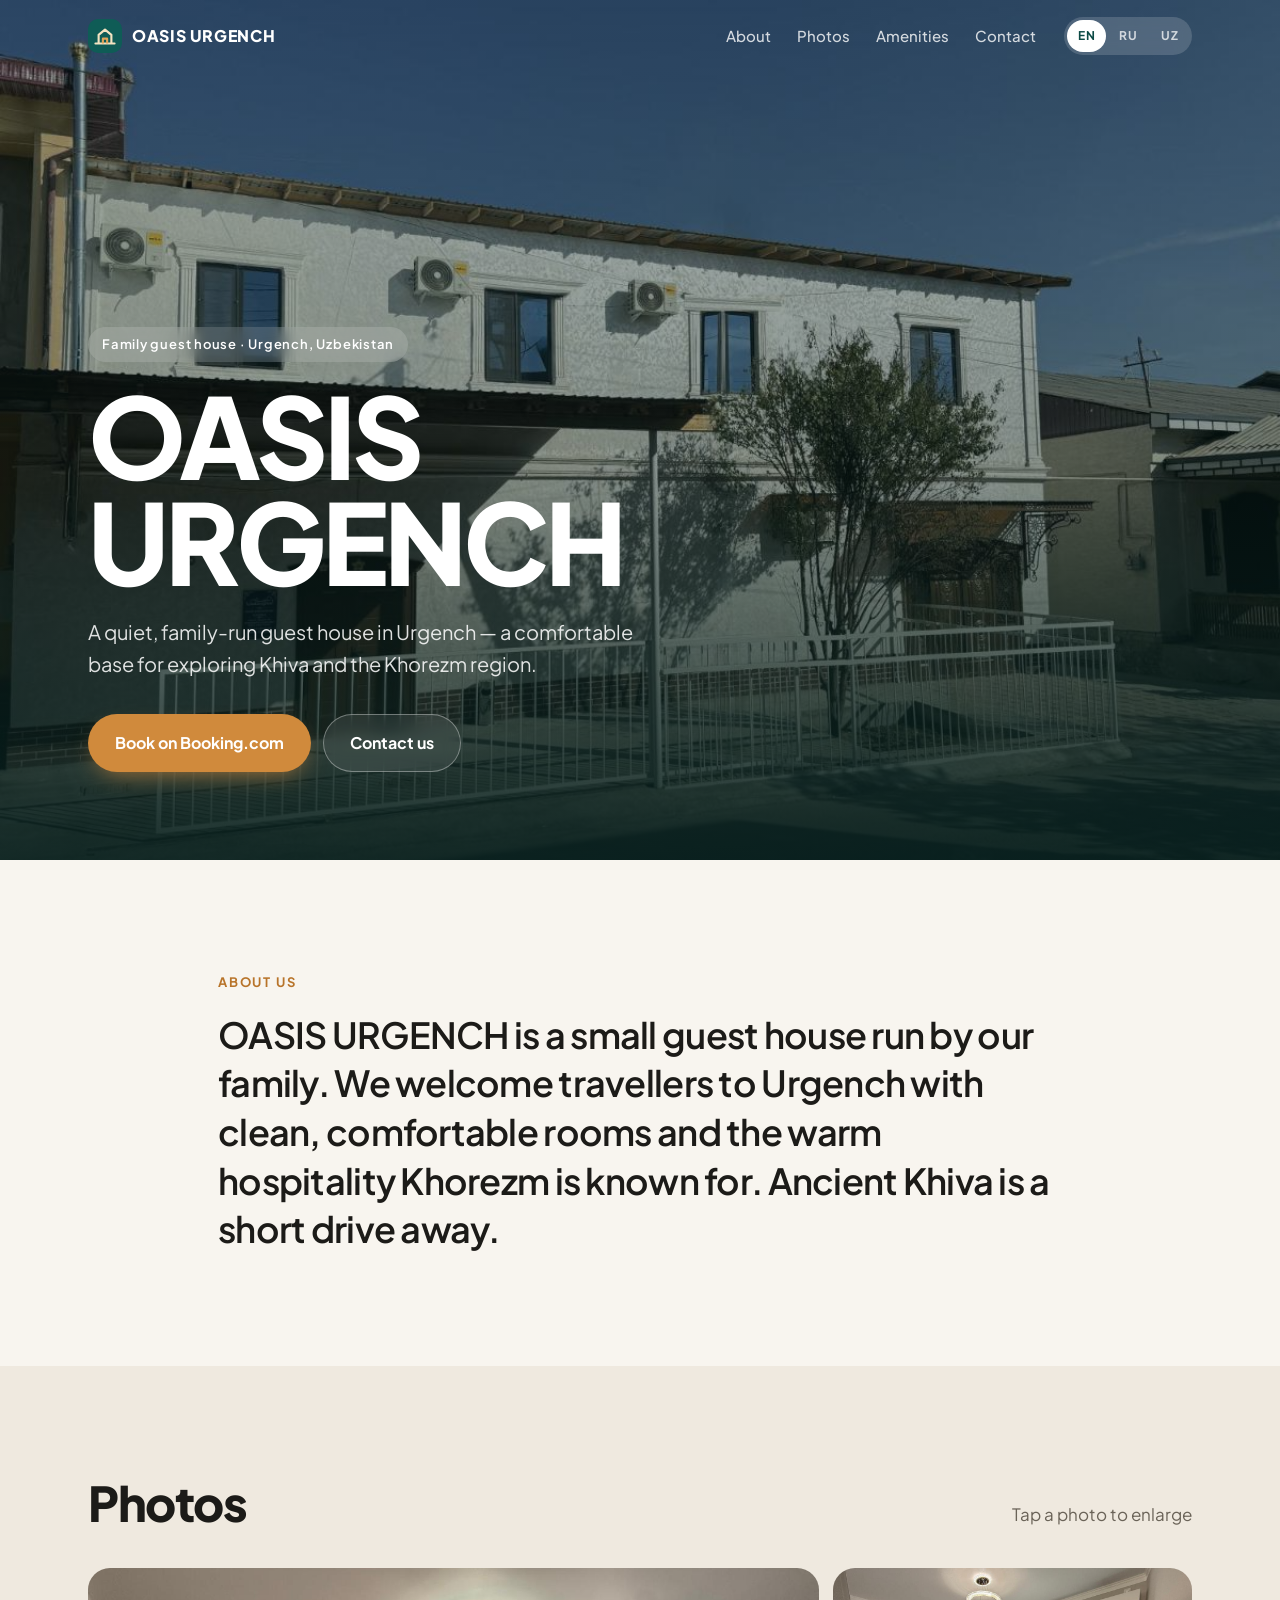
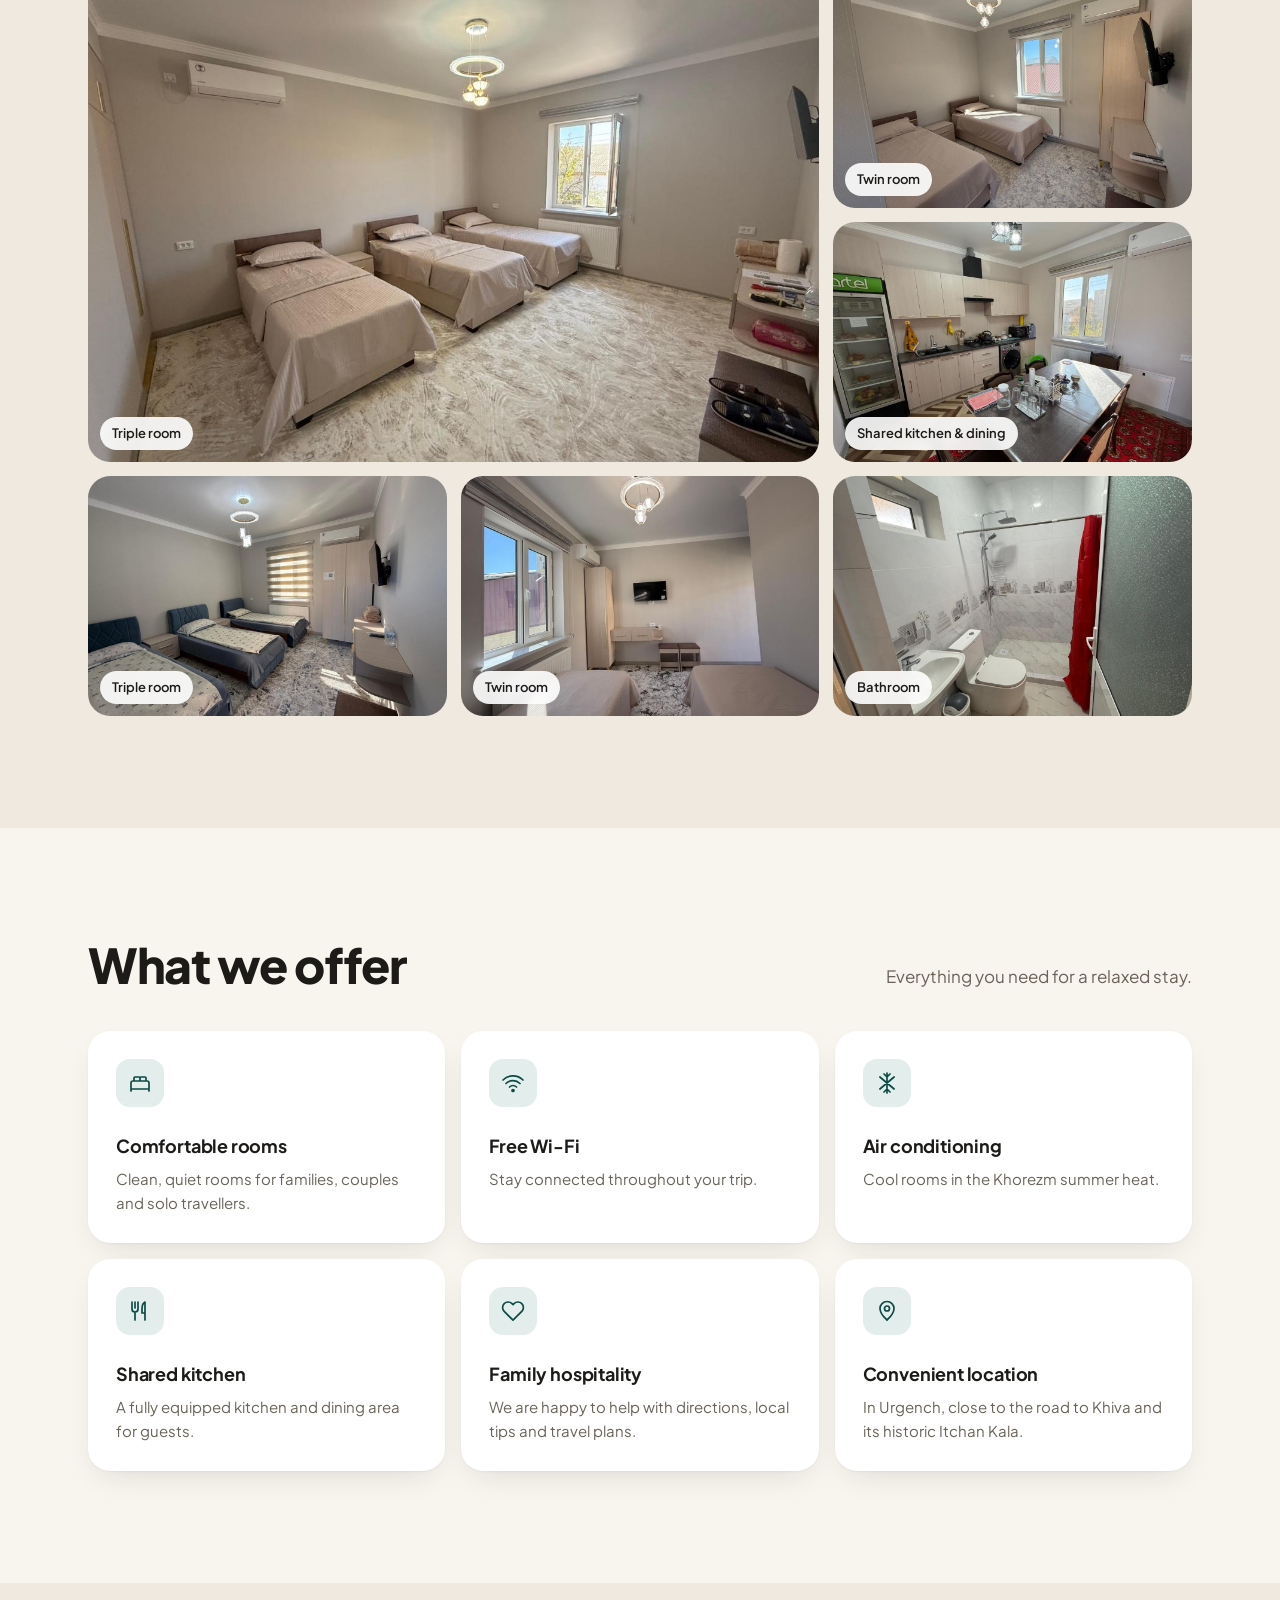
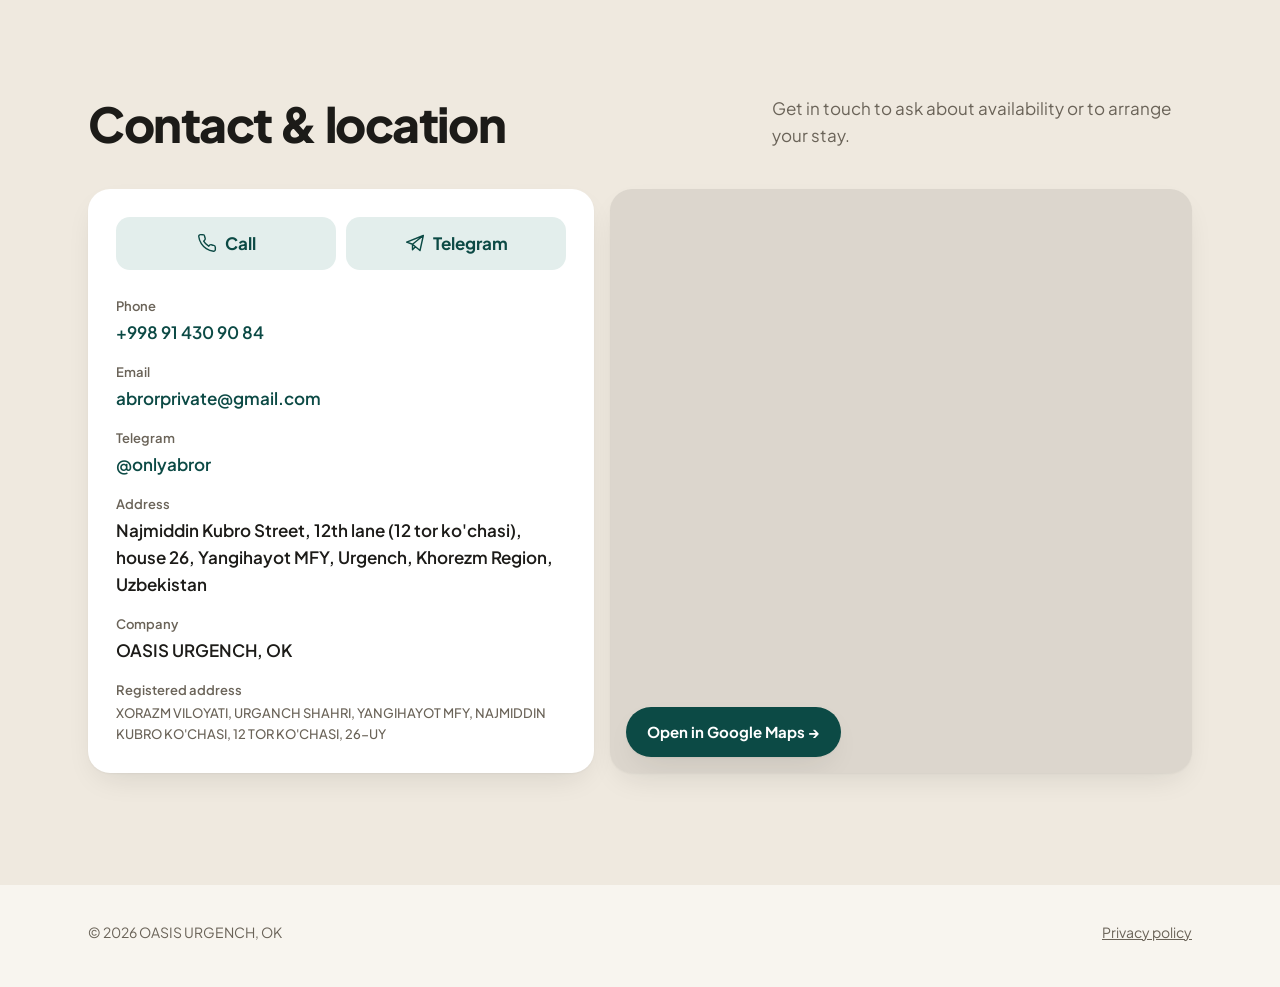
<file: index.html>
<!doctype html>
<html lang="en">
<head>
  <meta charset="utf-8">
  <meta name="viewport" content="width=device-width, initial-scale=1, viewport-fit=cover">
  <title>OASIS URGENCH, OK — Family Guest House in Urgench, Uzbekistan</title>
  <meta name="description" content="OASIS URGENCH, OK is a family-run guest house on Najmiddin Kubro Street in Urgench, Khorezm Region, Uzbekistan.">
  <meta property="og:title" content="OASIS URGENCH — Family Guest House in Urgench">
  <meta property="og:image" content="https://theabror.github.io/oasis_web/assets/photos/exterior.jpg">
  <meta name="theme-color" content="#0c4a45">
  <!-- Google Search Console: paste the verification meta tag on the next line if you choose the "HTML tag" method -->

  <link rel="icon" href="assets/favicon.svg" type="image/svg+xml">
  <link rel="preconnect" href="https://fonts.googleapis.com">
  <link rel="preconnect" href="https://fonts.gstatic.com" crossorigin>
  <link rel="stylesheet" href="https://fonts.googleapis.com/css2?family=Plus+Jakarta+Sans:wght@400;500;600;700;800&display=swap">
  <link rel="stylesheet" href="assets/styles.css?v=5">
</head>
<body>
  <header class="site-header" id="header">
    <div class="wrap">
      <a class="brand" href="#top"><img src="assets/favicon.svg" alt="">OASIS URGENCH</a>
      <nav class="nav">
        <div class="nav-links">
          <a href="#about" data-i18n="nav.about">About</a>
          <a href="#photos" data-i18n="nav.photos">Photos</a>
          <a href="#amenities" data-i18n="nav.amenities">Amenities</a>
          <a href="#contact" data-i18n="nav.contact">Contact</a>
        </div>
        <div class="lang" role="group" aria-label="Language">
          <button type="button" data-lang="en" aria-pressed="true">EN</button>
          <button type="button" data-lang="ru" aria-pressed="false">RU</button>
          <button type="button" data-lang="uz" aria-pressed="false">UZ</button>
        </div>
      </nav>
    </div>
  </header>

  <main id="top">
    <div class="hero">
      <div class="wrap">
        <p class="eyebrow" data-i18n="hero.eyebrow">Family guest house · Urgench, Uzbekistan</p>
        <h1>OASIS<br>URGENCH</h1>
        <p class="lead" data-i18n="hero.lead">A quiet, family-run guest house in Urgench — a comfortable base for exploring Khiva and the Khorezm region.</p>
        <div class="actions">
          <a class="btn btn-primary" href="https://www.booking.com/hotel/uz/oasis-urgench.html" data-site-href="bookingUrl" target="_blank" rel="noopener" data-i18n="hero.book">Book on Booking.com</a>
          <a class="btn btn-ghost" href="#contact" data-i18n="hero.contact">Contact us</a>
        </div>
      </div>
    </div>

    <section id="about">
      <div class="wrap about reveal">
        <p class="kicker" data-i18n="about.title">About us</p>
        <p class="statement" data-i18n="about.text">OASIS URGENCH is a small guest house run by our family. We welcome travellers to Urgench with clean, comfortable rooms and the warm hospitality Khorezm is known for. Ancient Khiva is a short drive away.</p>
      </div>
    </section>

    <section id="photos" class="alt">
      <div class="wrap">
        <div class="section-head reveal">
          <h2 data-i18n="photos.title">Photos</h2>
          <p class="hint" data-i18n="photos.hint">Tap a photo to enlarge</p>
        </div>
        <div class="gallery reveal">
          <button type="button" class="shot"><img src="assets/photos/room-triple.jpg" alt="Triple room with three single beds" loading="lazy" width="1200" height="900"><span data-i18n="photos.triple">Triple room</span></button>
          <button type="button" class="shot"><img src="assets/photos/room-twin.jpg" alt="Room with two beds and a TV" loading="lazy" width="1200" height="900"><span data-i18n="photos.twin">Twin room</span></button>
          <button type="button" class="shot"><img src="assets/photos/kitchen.jpg" alt="Shared kitchen with dining table" loading="lazy" width="1200" height="900"><span data-i18n="photos.kitchen">Shared kitchen &amp; dining</span></button>
          <button type="button" class="shot"><img src="assets/photos/room-triple-2.jpg" alt="Room with three beds and a wardrobe" loading="lazy" width="1200" height="900"><span data-i18n="photos.triple">Triple room</span></button>
          <button type="button" class="shot"><img src="assets/photos/room-twin-2.jpg" alt="Bright room with two beds by the window" loading="lazy" width="1200" height="900"><span data-i18n="photos.twin">Twin room</span></button>
          <button type="button" class="shot"><img src="assets/photos/bathroom.jpg" alt="Bathroom with shower" loading="lazy" width="1200" height="900"><span data-i18n="photos.bathroom">Bathroom</span></button>
        </div>
      </div>
    </section>

    <section id="amenities">
      <div class="wrap">
        <div class="section-head reveal">
          <h2 data-i18n="amenities.title">What we offer</h2>
          <p class="hint" data-i18n="amenities.intro">Everything you need for a relaxed stay.</p>
        </div>
        <div class="features reveal">
          <div class="feature">
            <svg viewBox="0 0 24 24" aria-hidden="true"><path d="M3 18v-6a2 2 0 0 1 2-2h14a2 2 0 0 1 2 2v6M3 18h18M3 18v2M21 18v2M6 10V7a1 1 0 0 1 1-1h4a1 1 0 0 1 1 1v3M12 10V7a1 1 0 0 1 1-1h4a1 1 0 0 1 1 1v3"/></svg>
            <h3 data-i18n="amenities.rooms.t">Comfortable rooms</h3>
            <p data-i18n="amenities.rooms.d">Clean, quiet rooms for families, couples and solo travellers.</p>
          </div>
          <div class="feature">
            <svg viewBox="0 0 24 24" aria-hidden="true"><path d="M5 12.5a10 10 0 0 1 14 0M8.5 16a5 5 0 0 1 7 0M2 9a14 14 0 0 1 20 0"/><circle cx="12" cy="19.5" r="1"/></svg>
            <h3 data-i18n="amenities.wifi.t">Free Wi-Fi</h3>
            <p data-i18n="amenities.wifi.d">Stay connected throughout your trip.</p>
          </div>
          <div class="feature">
            <svg viewBox="0 0 24 24" aria-hidden="true"><path d="M12 2v20M4.9 6l14.2 12M19.1 6 4.9 18M9 3l3 3 3-3M9 21l3-3 3 3"/></svg>
            <h3 data-i18n="amenities.ac.t">Air conditioning</h3>
            <p data-i18n="amenities.ac.d">Cool rooms in the Khorezm summer heat.</p>
          </div>
          <div class="feature">
            <svg viewBox="0 0 24 24" aria-hidden="true"><path d="M4 3v7a3 3 0 0 0 3 3v8M7 3v6M10 3v7a3 3 0 0 1-3 3M17 21V3c-2 1-3 4-3 7v4h3"/></svg>
            <h3 data-i18n="amenities.kitchen.t">Shared kitchen</h3>
            <p data-i18n="amenities.kitchen.d">A fully equipped kitchen and dining area for guests.</p>
          </div>
          <div class="feature">
            <svg viewBox="0 0 24 24" aria-hidden="true"><path d="M20.8 4.6a5.5 5.5 0 0 0-7.8 0L12 5.7l-1-1.1a5.5 5.5 0 0 0-7.8 7.8L12 21.2l8.8-8.8a5.5 5.5 0 0 0 0-7.8z"/></svg>
            <h3 data-i18n="amenities.host.t">Family hospitality</h3>
            <p data-i18n="amenities.host.d">We are happy to help with directions, local tips and travel plans.</p>
          </div>
          <div class="feature">
            <svg viewBox="0 0 24 24" aria-hidden="true"><path d="M12 21s-7-6.2-7-11.5a7 7 0 0 1 14 0C19 14.8 12 21 12 21z"/><circle cx="12" cy="9.5" r="2.5"/></svg>
            <h3 data-i18n="amenities.location.t">Convenient location</h3>
            <p data-i18n="amenities.location.d">In Urgench, close to the road to Khiva and its historic Itchan Kala.</p>
          </div>
        </div>
      </div>
    </section>

    <section id="contact" class="alt">
      <div class="wrap">
        <div class="section-head reveal">
          <h2 data-i18n="contact.title">Contact &amp; location</h2>
          <p class="hint" data-i18n="contact.intro">Get in touch to ask about availability or to arrange your stay.</p>
        </div>
        <div class="contact reveal">
          <div class="contact-card">
            <div class="quick">
              <a class="pill" href="tel:+998914309084" data-site-href="phoneLink">
                <svg viewBox="0 0 24 24" aria-hidden="true"><path d="M22 16.9v3a2 2 0 0 1-2.2 2 19.8 19.8 0 0 1-8.6-3.1 19.5 19.5 0 0 1-6-6A19.8 19.8 0 0 1 2.1 4.2 2 2 0 0 1 4.1 2h3a2 2 0 0 1 2 1.7c.1.9.4 1.8.7 2.7a2 2 0 0 1-.5 2.1L8 9.8a16 16 0 0 0 6 6l1.3-1.3a2 2 0 0 1 2.1-.4c.9.3 1.8.6 2.7.7a2 2 0 0 1 1.7 2z"/></svg>
                <span data-i18n="bar.call">Call</span>
              </a>
              <a class="pill" href="https://t.me/onlyabror" data-site-href="telegramLink" target="_blank" rel="noopener">
                <svg viewBox="0 0 24 24" aria-hidden="true"><path d="m22 3-20 8 7 2.5M22 3l-4 18-9-7.5M22 3 9 13.5V20l3.5-3.5"/></svg>
                <span>Telegram</span>
              </a>
            </div>
            <dl>
              <dt data-i18n="contact.phone" data-site-row="phone">Phone</dt>
              <dd data-site-row="phone"><a data-site-link="phone"></a></dd>
              <dt data-i18n="contact.email" data-site-row="email">Email</dt>
              <dd data-site-row="email"><a data-site-link="email"></a></dd>
              <dt data-site-row="telegram">Telegram</dt>
              <dd data-site-row="telegram"><a data-site-link="telegram" target="_blank" rel="noopener"></a></dd>
              <dt data-site-row="whatsapp">WhatsApp</dt>
              <dd data-site-row="whatsapp"><a data-site-link="whatsapp" target="_blank" rel="noopener"></a></dd>
              <dt data-i18n="contact.address">Address</dt>
              <dd data-site="address">Najmiddin Kubro Street, 12th lane (12 tor ko'chasi), house 26, Yangihayot MFY, Urgench, Khorezm Region, Uzbekistan</dd>
              <dt data-i18n="contact.company">Company</dt>
              <dd data-site="legalName">OASIS URGENCH, OK</dd>
              <dt data-i18n="contact.official">Registered address</dt>
              <dd class="small" data-site="addressOfficial">XORAZM VILOYATI, URGANCH SHAHRI, YANGIHAYOT MFY, NAJMIDDIN KUBRO KO'CHASI, 12 TOR KO'CHASI, 26-UY</dd>
            </dl>
          </div>
          <div class="map">
            <iframe title="Map: Hotel OASIS Urgench" src="https://maps.google.com/maps?q=41.5449285,60.6615636&amp;z=17&amp;output=embed" loading="lazy" referrerpolicy="no-referrer-when-downgrade"></iframe>
            <a class="btn btn-dark" href="https://maps.app.goo.gl/yke1owtShx5dVLhL6" data-site-href="mapsUrl" target="_blank" rel="noopener" data-i18n="contact.map">Open in Google Maps →</a>
          </div>
        </div>
      </div>
    </section>
  </main>

  <footer class="site-footer">
    <div class="wrap">
      <span>© <span data-year></span> OASIS URGENCH, OK</span>
      <a href="privacy.html" data-i18n="footer.privacy">Privacy policy</a>
    </div>
  </footer>

  <nav class="action-bar" aria-label="Quick actions">
    <a href="tel:+998914309084" data-site-href="phoneLink" data-i18n="bar.call">Call</a>
    <a href="https://t.me/onlyabror" data-site-href="telegramLink" target="_blank" rel="noopener">Telegram</a>
    <a class="primary" href="https://www.booking.com/hotel/uz/oasis-urgench.html" data-site-href="bookingUrl" target="_blank" rel="noopener" data-i18n="bar.book">Book</a>
  </nav>

  <dialog class="lightbox" id="lightbox" aria-label="Photo viewer">
    <img alt="">
    <p class="lb-caption"></p>
    <button type="button" class="lb-btn lb-close" aria-label="Close">×</button>
    <button type="button" class="lb-btn lb-prev" aria-label="Previous photo">‹</button>
    <button type="button" class="lb-btn lb-next" aria-label="Next photo">›</button>
  </dialog>

  <script src="assets/config.js?v=5"></script>
  <script src="assets/main.js?v=5"></script>
</body>
</html>
</file>
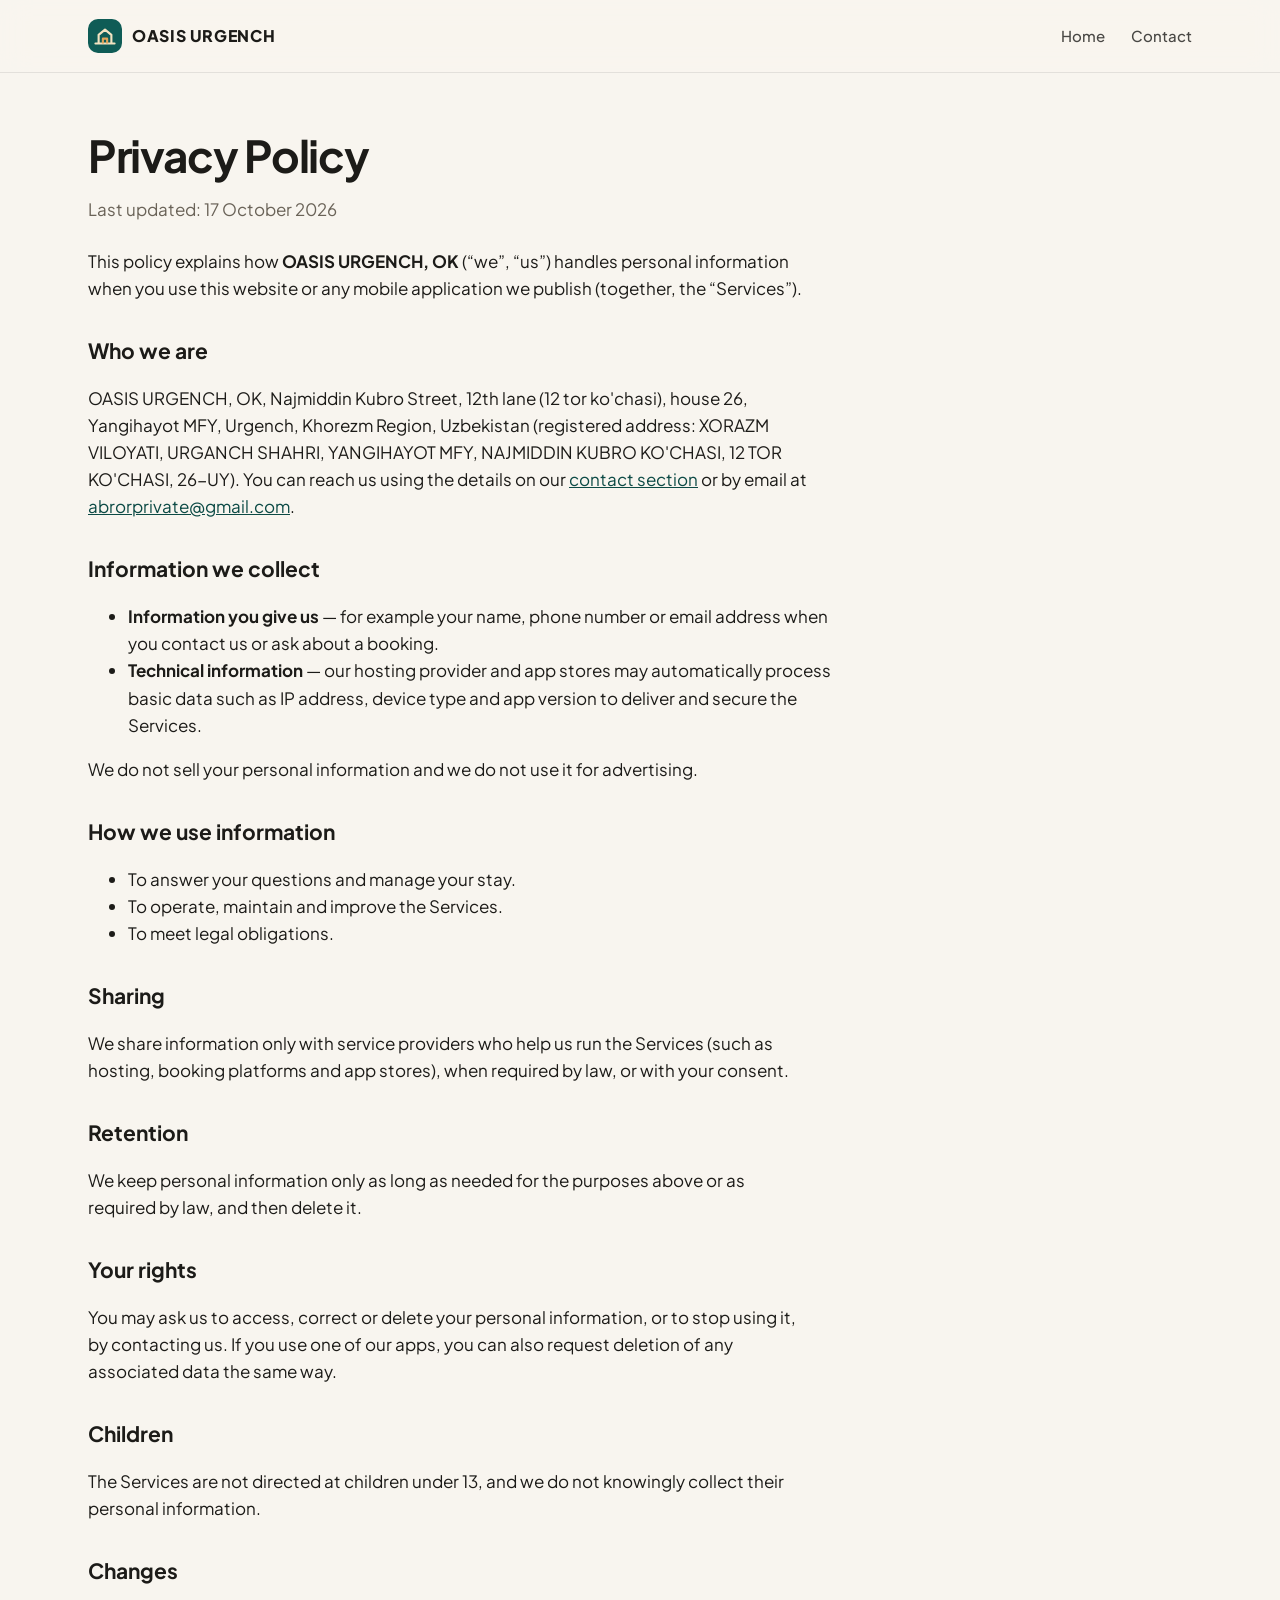
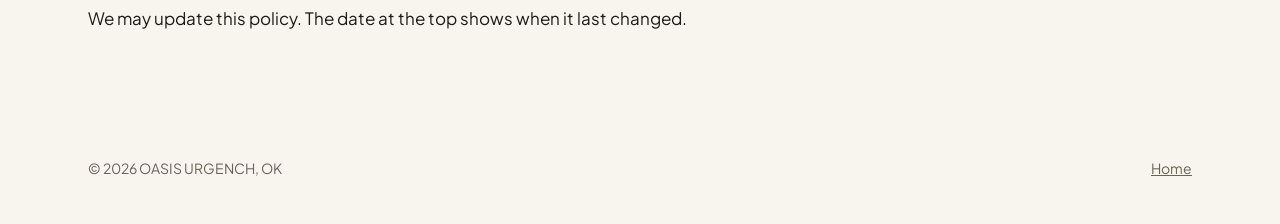
<file: privacy.html>
<!doctype html>
<html lang="en">
<head>
  <meta charset="utf-8">
  <meta name="viewport" content="width=device-width, initial-scale=1">
  <title>Privacy Policy — OASIS URGENCH, OK</title>
  <meta name="description" content="Privacy policy of OASIS URGENCH, OK for its website and mobile applications.">
  <link rel="icon" href="assets/favicon.svg" type="image/svg+xml">
  <link rel="preconnect" href="https://fonts.googleapis.com">
  <link rel="preconnect" href="https://fonts.gstatic.com" crossorigin>
  <link rel="stylesheet" href="https://fonts.googleapis.com/css2?family=Plus+Jakarta+Sans:wght@400;500;600;700;800&display=swap">
  <link rel="stylesheet" href="assets/styles.css?v=5">
</head>
<body>
  <header class="site-header solid">
    <div class="wrap">
      <a class="brand" href="index.html"><img src="assets/favicon.svg" alt="">OASIS URGENCH</a>
      <nav class="nav"><div class="nav-links"><a href="index.html">Home</a><a href="index.html#contact">Contact</a></div></nav>
    </div>
  </header>

  <main class="legal">
    <div class="wrap">
      <h1>Privacy Policy</h1>
      <p class="updated">Last updated: 17 October 2026</p>

      <p>This policy explains how <strong>OASIS URGENCH, OK</strong> (“we”, “us”) handles personal information when you use this website or any mobile application we publish (together, the “Services”).</p>

      <h2>Who we are</h2>
      <p>OASIS URGENCH, OK, <span data-site="address">Najmiddin Kubro Street, 12th lane (12 tor ko'chasi), house 26, Yangihayot MFY, Urgench, Khorezm Region, Uzbekistan</span> (registered address: <span data-site="addressOfficial">XORAZM VILOYATI, URGANCH SHAHRI, YANGIHAYOT MFY, NAJMIDDIN KUBRO KO'CHASI, 12 TOR KO'CHASI, 26-UY</span>). You can reach us using the details on our <a href="index.html#contact">contact section</a><span data-site-row="email"> or by email at <a data-site-link="email"></a></span>.</p>

      <h2>Information we collect</h2>
      <ul>
        <li><strong>Information you give us</strong> — for example your name, phone number or email address when you contact us or ask about a booking.</li>
        <li><strong>Technical information</strong> — our hosting provider and app stores may automatically process basic data such as IP address, device type and app version to deliver and secure the Services.</li>
      </ul>
      <p>We do not sell your personal information and we do not use it for advertising.</p>

      <h2>How we use information</h2>
      <ul>
        <li>To answer your questions and manage your stay.</li>
        <li>To operate, maintain and improve the Services.</li>
        <li>To meet legal obligations.</li>
      </ul>

      <h2>Sharing</h2>
      <p>We share information only with service providers who help us run the Services (such as hosting, booking platforms and app stores), when required by law, or with your consent.</p>

      <h2>Retention</h2>
      <p>We keep personal information only as long as needed for the purposes above or as required by law, and then delete it.</p>

      <h2>Your rights</h2>
      <p>You may ask us to access, correct or delete your personal information, or to stop using it, by contacting us. If you use one of our apps, you can also request deletion of any associated data the same way.</p>

      <h2>Children</h2>
      <p>The Services are not directed at children under 13, and we do not knowingly collect their personal information.</p>

      <h2>Changes</h2>
      <p>We may update this policy. The date at the top shows when it last changed.</p>
    </div>
  </main>

  <footer class="site-footer">
    <div class="wrap">
      <span>© <span data-year></span> OASIS URGENCH, OK</span>
      <a href="index.html">Home</a>
    </div>
  </footer>

  <script src="assets/config.js?v=5"></script>
  <script src="assets/main.js?v=5"></script>
</body>
</html>
</file>
<file: assets/styles.css>
:root {
  --bg: #f8f5ef;
  --surface: #ffffff;
  --alt: #efe9df;
  --text: #1c1b18;
  --muted: #6a6358;
  --brand: #0c4a45;
  --brand-soft: #e3eeec;
  --accent: #d08a3c;
  --accent-dark: #b8742a;
  --line: rgba(28, 27, 24, .09);
  --radius: 22px;
  --radius-sm: 14px;
  --shadow: 0 1px 2px rgba(28, 27, 24, .04), 0 12px 32px -12px rgba(28, 27, 24, .14);
  --max: 1160px;
  --header-h: 72px;
  --font: "Plus Jakarta Sans", system-ui, -apple-system, "Segoe UI", Roboto, sans-serif;
}

* { box-sizing: border-box; }

html { scroll-behavior: smooth; -webkit-text-size-adjust: 100%; }

body {
  margin: 0;
  background: var(--bg);
  color: var(--text);
  font: 17px/1.6 var(--font);
  -webkit-font-smoothing: antialiased;
}

a { color: var(--brand); }
img { max-width: 100%; }
svg { width: 24px; height: 24px; fill: none; stroke: currentColor; stroke-width: 1.7; stroke-linecap: round; stroke-linejoin: round; }

.wrap { max-width: var(--max); margin: 0 auto; padding: 0 28px; }

/* ---------- Header ---------- */
.site-header {
  position: fixed; top: 0; left: 0; right: 0; z-index: 30;
  color: #fff;
  transition: background-color .3s, color .3s, box-shadow .3s;
}
.site-header.solid {
  background: rgba(248, 245, 239, .86);
  -webkit-backdrop-filter: saturate(160%) blur(14px);
  backdrop-filter: saturate(160%) blur(14px);
  color: var(--text);
  box-shadow: 0 1px 0 var(--line);
}
.site-header .wrap {
  display: flex; align-items: center; justify-content: space-between;
  gap: 16px; min-height: var(--header-h);
}
.brand {
  display: flex; align-items: center; gap: 10px;
  font-weight: 800; letter-spacing: .04em; font-size: 16px;
  color: inherit; text-decoration: none;
}
.brand img { width: 34px; height: 34px; border-radius: 10px; }
.nav { display: flex; align-items: center; gap: 28px; }
.nav-links { display: flex; gap: 26px; }
.nav-links a {
  color: inherit; opacity: .8; text-decoration: none; font-size: 15px; font-weight: 500;
  transition: opacity .2s;
}
.nav-links a:hover { opacity: 1; }
.lang {
  display: flex; padding: 3px; gap: 2px; border-radius: 999px;
  background: rgba(255, 255, 255, .16);
  -webkit-backdrop-filter: blur(8px); backdrop-filter: blur(8px);
}
.solid .lang { background: rgba(28, 27, 24, .06); }
.lang button {
  border: 0; background: transparent; padding: 6px 11px; border-radius: 999px; cursor: pointer;
  font: inherit; font-size: 12px; font-weight: 700; letter-spacing: .04em; color: inherit; opacity: .75;
}
.lang button[aria-pressed="true"] { background: #fff; color: var(--brand); opacity: 1; }
.solid .lang button[aria-pressed="true"] { background: var(--brand); color: #fff; }

/* ---------- Hero ---------- */
.hero {
  position: relative;
  min-height: min(100svh, 860px);
  display: flex; align-items: flex-end;
  padding: calc(var(--header-h) + 48px) 0 88px;
  color: #fff;
  background:
    linear-gradient(to top, rgba(8, 32, 30, .92) 0%, rgba(8, 32, 30, .45) 45%, rgba(8, 32, 30, .35) 100%),
    url("photos/exterior.jpg") center 35% / cover no-repeat,
    #0c4a45;
}
.hero .wrap { width: 100%; }
.eyebrow {
  display: inline-block; margin: 0 0 20px; padding: 7px 14px; border-radius: 999px;
  background: rgba(255, 255, 255, .14);
  -webkit-backdrop-filter: blur(8px); backdrop-filter: blur(8px);
  font-size: 13px; font-weight: 600; letter-spacing: .06em;
}
.hero h1 {
  font-size: clamp(48px, 9vw, 112px); line-height: .95; letter-spacing: -.035em;
  font-weight: 800; margin: 0 0 22px;
}
.hero .lead { font-size: clamp(17px, 2vw, 20px); max-width: 560px; margin: 0 0 34px; color: rgba(255, 255, 255, .86); }
.actions { display: flex; flex-wrap: wrap; gap: 12px; }

.btn {
  display: inline-flex; align-items: center; justify-content: center; gap: 8px;
  padding: 15px 26px; border-radius: 999px; font-weight: 700; font-size: 16px;
  text-decoration: none; border: 1px solid transparent;
  transition: transform .2s, background-color .2s, box-shadow .2s;
}
.btn:hover { transform: translateY(-1px); }
.btn-primary { background: var(--accent); color: #fff; box-shadow: 0 10px 24px -10px rgba(208, 138, 60, .8); }
.btn-primary:hover { background: var(--accent-dark); }
.btn-ghost {
  color: #fff; border-color: rgba(255, 255, 255, .35); background: rgba(255, 255, 255, .08);
  -webkit-backdrop-filter: blur(8px); backdrop-filter: blur(8px);
}
.btn-dark { background: var(--brand); color: #fff; }

/* ---------- Sections ---------- */
section { padding: 112px 0; scroll-margin-top: calc(var(--header-h) - 1px); }
section.alt { background: var(--alt); }
.section-head { display: flex; align-items: end; justify-content: space-between; gap: 20px; flex-wrap: wrap; margin-bottom: 40px; }
section h2 { font-size: clamp(32px, 4.4vw, 48px); line-height: 1.05; letter-spacing: -.03em; margin: 0; font-weight: 800; }
.hint { color: var(--muted); margin: 0; max-width: 420px; }

.about { max-width: 900px; }
.kicker {
  margin: 0 0 18px; color: var(--accent-dark); font-weight: 700;
  text-transform: uppercase; letter-spacing: .14em; font-size: 13px;
}
.statement {
  margin: 0; font-size: clamp(24px, 3.2vw, 36px); line-height: 1.35;
  letter-spacing: -.02em; font-weight: 600;
}

/* ---------- Gallery ---------- */
.gallery {
  display: grid; gap: 14px;
  grid-template-columns: repeat(3, 1fr);
  grid-auto-rows: 240px;
}
.gallery .shot:first-child { grid-column: span 2; grid-row: span 2; }
.shot {
  position: relative; padding: 0; border: 0; cursor: zoom-in; overflow: hidden;
  border-radius: var(--radius); background: var(--line); font: inherit;
}
.shot img { display: block; width: 100%; height: 100%; object-fit: cover; transition: transform .6s cubic-bezier(.2, .7, .2, 1); }
.shot:hover img { transform: scale(1.04); }
.shot span {
  position: absolute; left: 12px; bottom: 12px; padding: 6px 12px; border-radius: 999px;
  background: rgba(255, 255, 255, .9); color: var(--text);
  -webkit-backdrop-filter: blur(6px); backdrop-filter: blur(6px);
  font-size: 13px; font-weight: 600;
}

/* ---------- Features ---------- */
.features { display: grid; gap: 16px; grid-template-columns: repeat(3, 1fr); }
.feature {
  background: var(--surface); border-radius: var(--radius); padding: 28px;
  box-shadow: var(--shadow); transition: transform .25s, box-shadow .25s;
}
.feature:hover { transform: translateY(-3px); }
.feature svg {
  width: 48px; height: 48px; padding: 12px; border-radius: 14px;
  background: var(--brand-soft); color: var(--brand); margin-bottom: 18px;
}
.feature h3 { margin: 0 0 6px; font-size: 18px; letter-spacing: -.01em; }
.feature p { margin: 0; color: var(--muted); font-size: 15px; }

/* ---------- Contact ---------- */
.contact { display: grid; gap: 16px; grid-template-columns: 1fr 1.15fr; align-items: stretch; }
.contact-card { background: var(--surface); border-radius: var(--radius); padding: 28px; box-shadow: var(--shadow); }
.quick { display: grid; grid-template-columns: 1fr 1fr; gap: 10px; margin-bottom: 26px; }
.pill {
  display: flex; align-items: center; justify-content: center; gap: 8px;
  padding: 13px; border-radius: var(--radius-sm); text-decoration: none; font-weight: 700;
  background: var(--brand-soft); color: var(--brand); transition: background-color .2s;
}
.pill:hover { background: #d4e6e3; }
.pill svg { width: 20px; height: 20px; }
.contact dl { margin: 0; display: grid; grid-template-columns: 1fr; }
.contact dt { color: var(--muted); font-size: 13px; font-weight: 600; margin-top: 16px; }
.contact dt:first-child { margin-top: 0; }
.contact dd { margin: 2px 0 0; font-weight: 600; overflow-wrap: anywhere; }
.contact dd a { text-decoration: none; }
.contact dd.small { font-size: 13px; font-weight: 500; color: var(--muted); }
.map { position: relative; min-height: 420px; border-radius: var(--radius); overflow: hidden; box-shadow: var(--shadow); background: var(--line); }
.map iframe { position: absolute; inset: 0; width: 100%; height: 100%; border: 0; }
.map .btn { position: absolute; left: 16px; bottom: 16px; padding: 12px 20px; font-size: 15px; box-shadow: var(--shadow); }

/* ---------- Footer ---------- */
.site-footer { padding: 36px 0 44px; color: var(--muted); font-size: 14px; }
.site-footer .wrap { display: flex; flex-wrap: wrap; justify-content: space-between; gap: 12px; }
.site-footer a { color: inherit; }

/* ---------- Lightbox ---------- */
.lightbox {
  width: 100vw; height: 100dvh; max-width: none; max-height: none; margin: 0; padding: 0; border: 0;
  background: rgba(10, 12, 12, .94); color: #fff;
}
.lightbox[open] { display: grid; place-items: center; }
.lightbox::backdrop { background: transparent; }
.lightbox img { max-width: min(92vw, 1200px); max-height: 80dvh; border-radius: 12px; object-fit: contain; }
.lb-caption { position: absolute; bottom: 24px; left: 0; right: 0; text-align: center; margin: 0; font-weight: 600; opacity: .85; }
.lb-btn {
  position: absolute; width: 48px; height: 48px; border-radius: 50%; border: 0; cursor: pointer;
  background: rgba(255, 255, 255, .14); color: #fff; font-size: 30px; line-height: 1;
}
.lb-btn:hover { background: rgba(255, 255, 255, .24); }
.lb-close { top: 16px; right: 16px; }
.lb-prev { left: 16px; top: 50%; transform: translateY(-50%); }
.lb-next { right: 16px; top: 50%; transform: translateY(-50%); }

/* ---------- Legal page ---------- */
.legal { padding: calc(var(--header-h) + 48px) 0 72px; }
.legal h1 { font-size: clamp(32px, 5vw, 44px); letter-spacing: -.03em; margin: 0 0 6px; }
.legal h2 { font-size: 21px; margin: 32px 0 8px; }
.legal .updated { color: var(--muted); margin: 0 0 24px; }
.legal p, .legal li { max-width: 720px; }

/* ---------- Reveal on scroll ---------- */
.js .reveal { opacity: 0; transform: translateY(24px); transition: opacity .8s ease, transform .8s cubic-bezier(.2, .7, .2, 1); }
.js .reveal.in { opacity: 1; transform: none; }

[hidden] { display: none !important; }

/* Mobile action bar (hidden on desktop) */
.action-bar { display: none; }

/* ---------- Tablet ---------- */
@media (max-width: 960px) {
  .features { grid-template-columns: 1fr 1fr; }
  .contact { grid-template-columns: 1fr; }
  .map { min-height: 340px; }
}

/* ---------- Phone ---------- */
@media (max-width: 760px) {
  :root { --header-h: 108px; --radius: 18px; }
  body { font-size: 16px; padding-bottom: calc(72px + env(safe-area-inset-bottom)); }
  .wrap { padding: 0 16px; }

  .site-header .wrap { flex-wrap: wrap; gap: 0 12px; min-height: 0; padding-top: 12px; }
  .nav { display: contents; }
  .lang { margin-left: auto; }
  .lang button { padding: 8px 12px; }
  .nav-links {
    order: 3; width: calc(100% + 32px); margin: 0 -16px; padding: 10px 16px 12px;
    display: flex; gap: 8px; overflow-x: auto; scrollbar-width: none;
  }
  .nav-links::-webkit-scrollbar { display: none; }
  .nav-links a {
    flex: none; padding: 7px 14px; border-radius: 999px; font-size: 14px; opacity: 1;
    background: rgba(255, 255, 255, .14);
    -webkit-backdrop-filter: blur(8px); backdrop-filter: blur(8px);
  }
  .solid .nav-links a { background: var(--surface); box-shadow: 0 0 0 1px var(--line); }

  .hero { min-height: 92svh; padding-bottom: 40px; }
  .hero h1 { margin-bottom: 16px; }
  .hero .lead { margin-bottom: 26px; }
  .actions { flex-direction: column; }
  .actions .btn { width: 100%; }

  section { padding: 64px 0; }
  .section-head { margin-bottom: 24px; }

  /* Swipeable photo carousel */
  .gallery {
    display: flex; gap: 10px; overflow-x: auto; scroll-snap-type: x mandatory;
    margin: 0 -16px; padding: 0 16px 4px; scroll-padding: 0 16px; scrollbar-width: none;
  }
  .gallery::-webkit-scrollbar { display: none; }
  .gallery .shot, .gallery .shot:first-child { flex: 0 0 84%; aspect-ratio: 4 / 3; scroll-snap-align: start; }

  .features { grid-template-columns: 1fr 1fr; gap: 10px; }
  .feature { padding: 18px; }
  .feature svg { width: 42px; height: 42px; padding: 10px; margin-bottom: 12px; }
  .feature h3 { font-size: 15px; }
  .feature p { font-size: 13px; }

  .contact-card { padding: 20px; }
  .map { min-height: 280px; }

  .site-footer { padding: 24px 0 28px; }

  .action-bar {
    display: grid; grid-template-columns: 1fr 1fr 1.3fr; gap: 8px;
    position: fixed; left: 0; right: 0; bottom: 0; z-index: 20;
    padding: 10px 16px calc(10px + env(safe-area-inset-bottom));
    background: rgba(248, 245, 239, .9);
    -webkit-backdrop-filter: saturate(160%) blur(14px); backdrop-filter: saturate(160%) blur(14px);
    box-shadow: 0 -1px 0 var(--line);
  }
  .action-bar a {
    display: block; text-align: center; padding: 13px 6px; border-radius: var(--radius-sm);
    font-weight: 700; font-size: 15px; text-decoration: none;
    background: var(--brand-soft); color: var(--brand);
  }
  .action-bar a.primary { background: var(--accent); color: #fff; }

  .lb-prev, .lb-next { top: auto; bottom: 64px; transform: none; }
}

@media (prefers-reduced-motion: reduce) {
  html { scroll-behavior: auto; }
  .js .reveal { opacity: 1; transform: none; transition: none; }
  .shot img, .feature, .btn { transition: none; }
}
</file>
